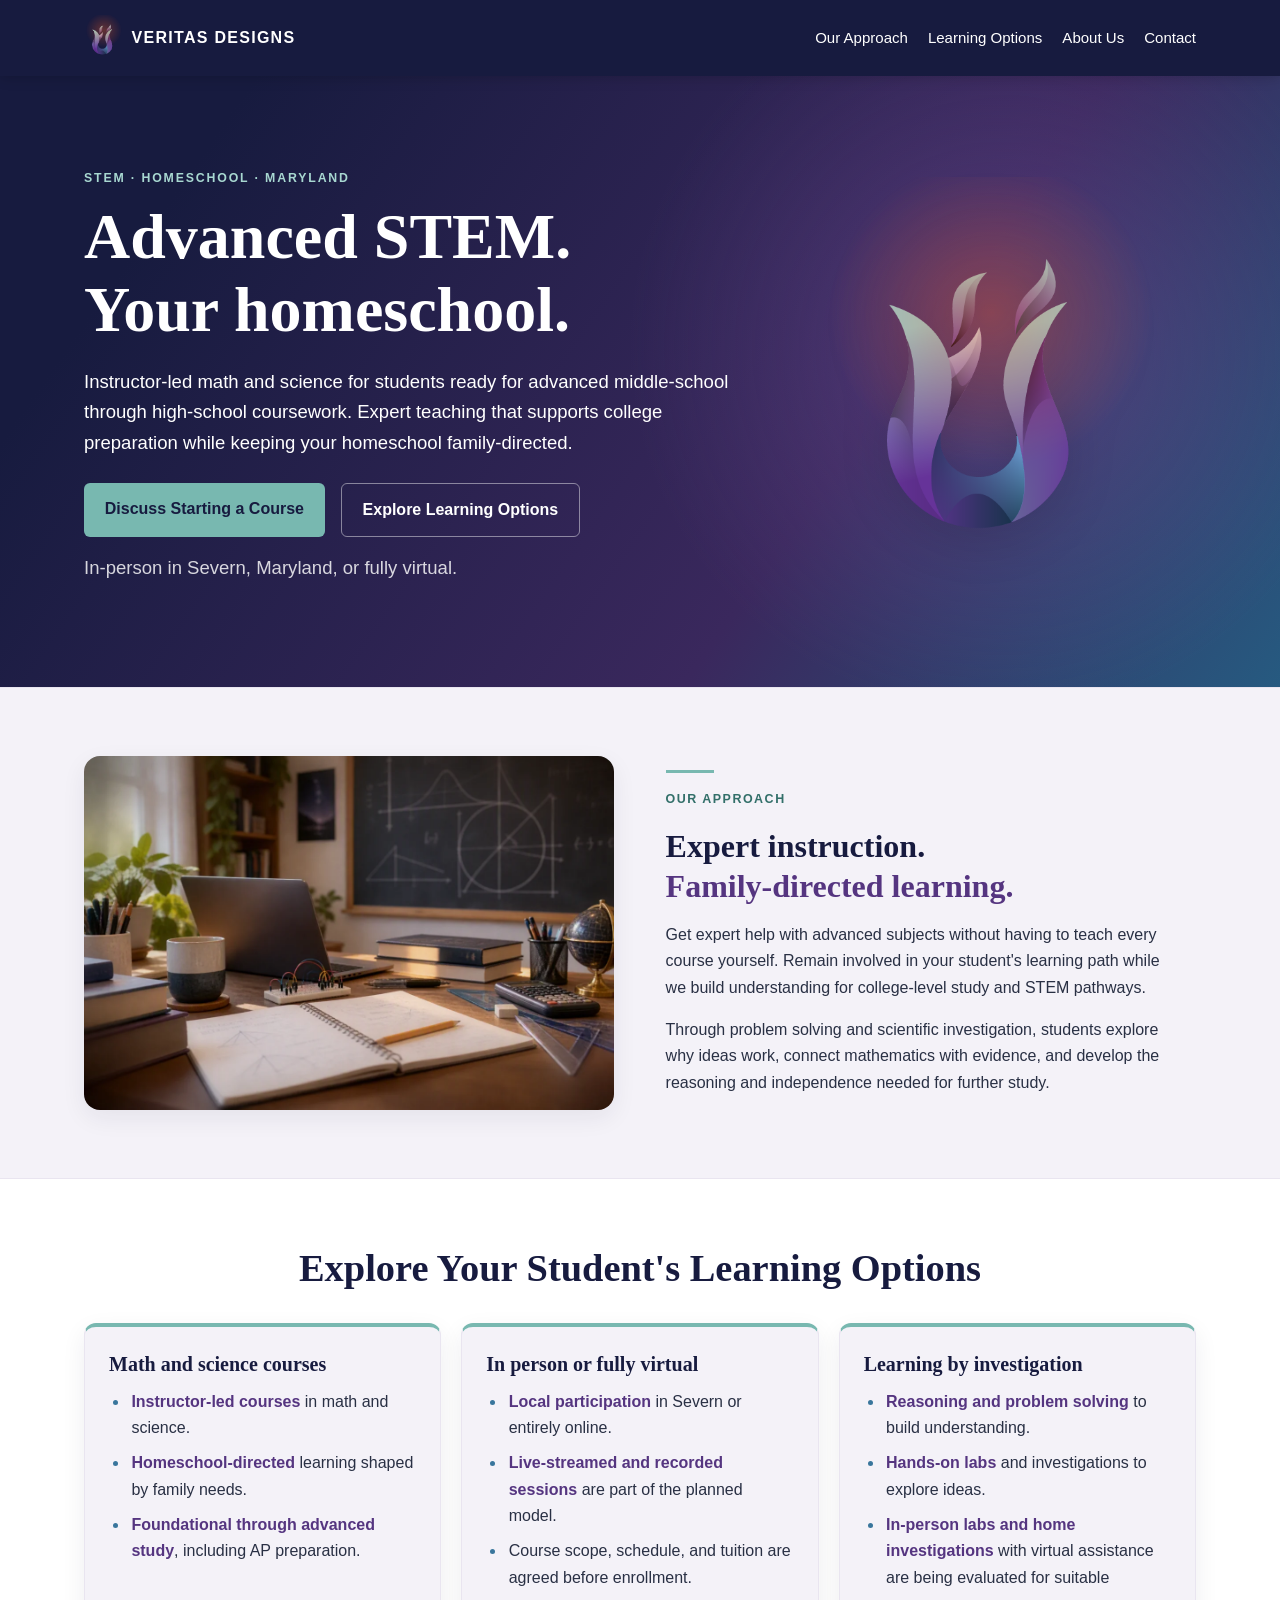
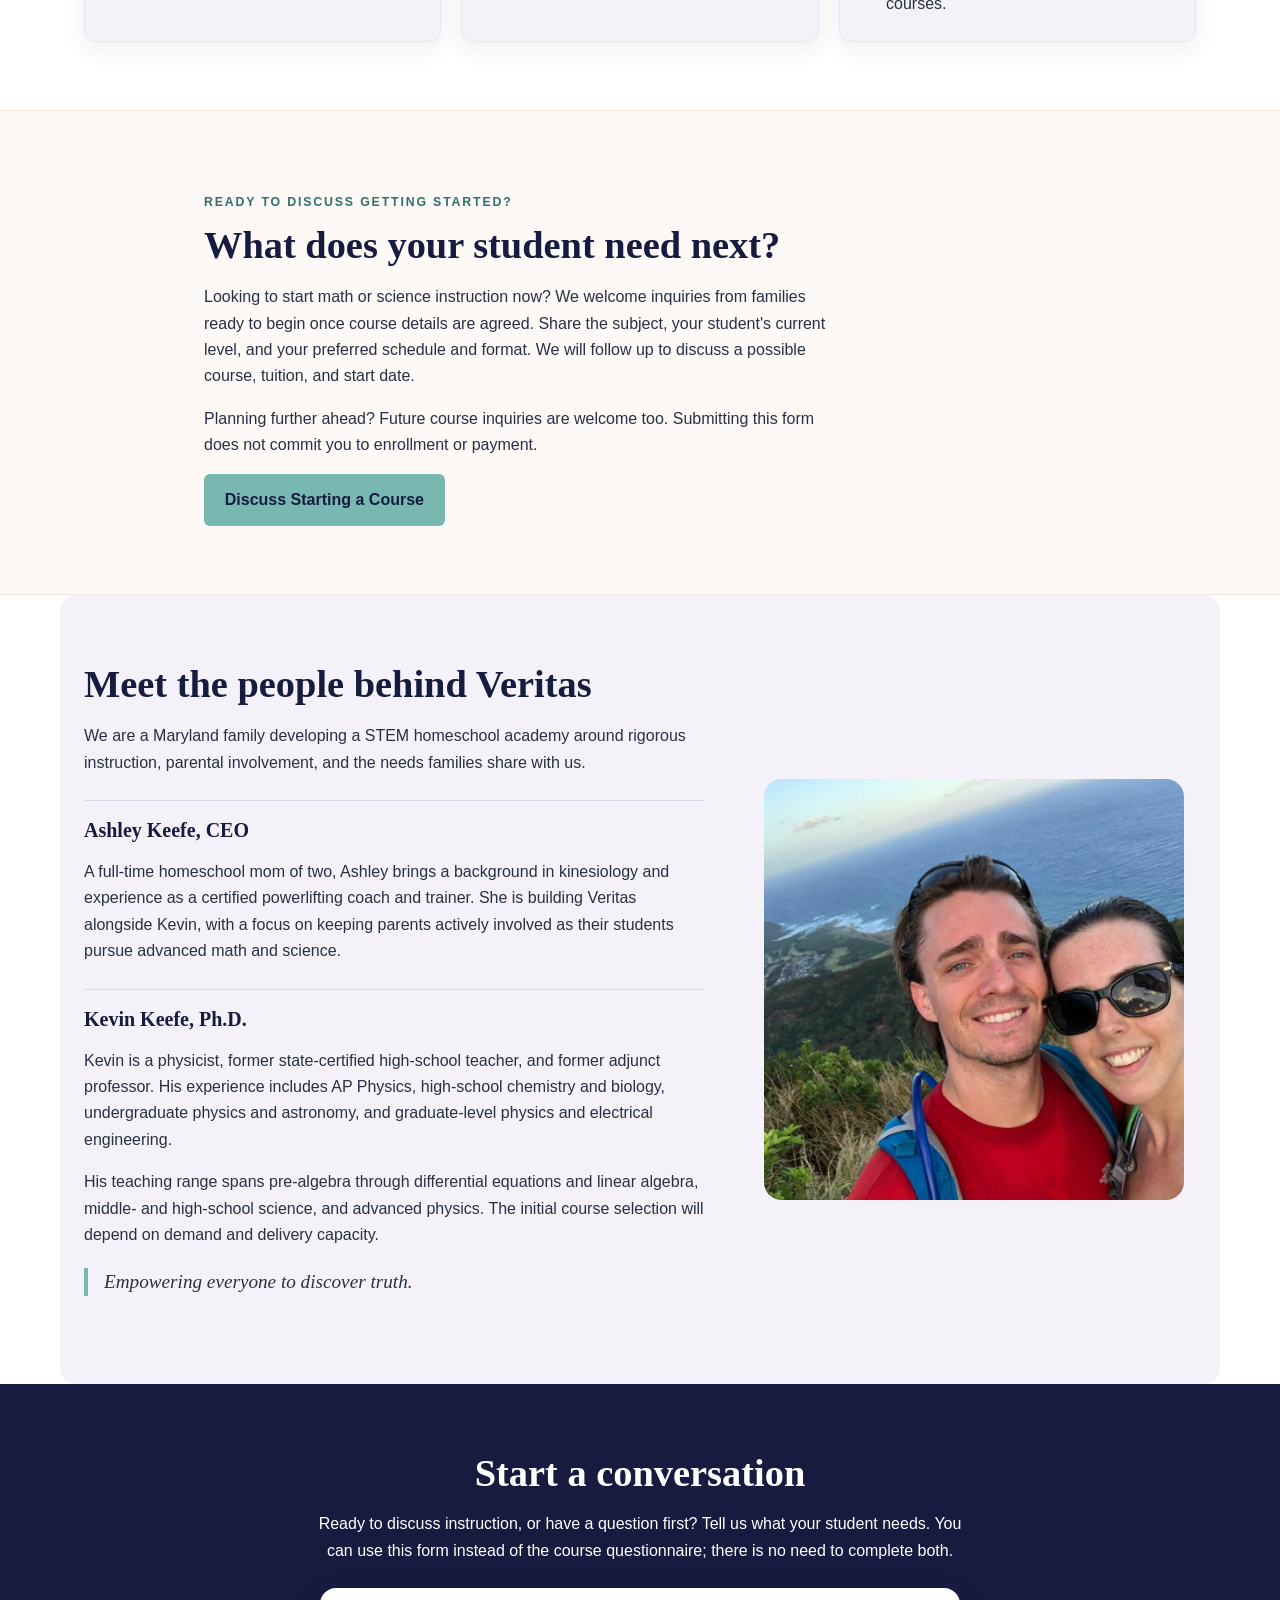
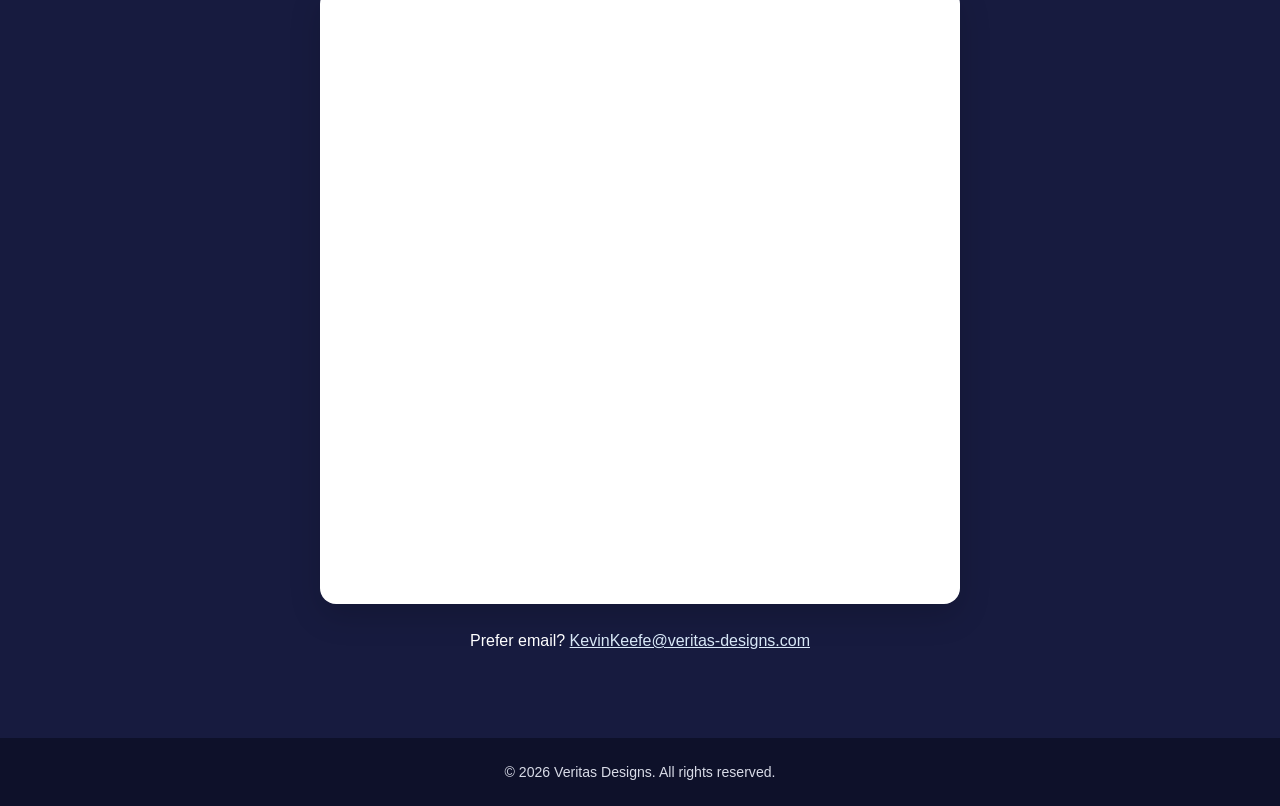
<file: index.html>
﻿<!DOCTYPE html>
<html lang="en">
  <head>
    <!-- Google tag (gtag.js) -->
    <script async src="https://www.googletagmanager.com/gtag/js?id=G-GMT11YTWMC"></script>
    <script>
      window.dataLayer = window.dataLayer || [];
      function gtag() { dataLayer.push(arguments); }
      gtag('js', new Date());
      gtag('config', 'G-GMT11YTWMC');
    </script>

    <!-- Google Tag Manager -->
    <script>
      (function (w, d, s, l, i) {
      w[l] = w[l] || [];
      w[l].push({ 'gtm.start': new Date().getTime(), event: 'gtm.js' });
      var f = d.getElementsByTagName(s)[0];
      var j = d.createElement(s);
      var dl = l !== 'dataLayer' ? '&l=' + l : '';
      j.async = true;
      j.src = 'https://www.googletagmanager.com/gtm.js?id=' + i + dl;
      f.parentNode.insertBefore(j, f);
      })(window, document, 'script', 'dataLayer', 'GTM-KDNDTB9P');
    </script>
    <!-- End Google Tag Manager -->

    <meta charset="utf-8" />
    <meta name="viewport" content="width=device-width, initial-scale=1" />
    <meta
    name="description"
    content="Math and science instruction for homeschool students, from advanced
    middle school through high school. Prepare for college in Severn, Maryland,
    or online."
    />
    <title>Homeschool Math &amp; Science | Middle &amp; High School | Veritas Designs</title>
    <link href="styles.css" rel="stylesheet" />

    <style>
      #about.about-team {
      display: grid;
      grid-template-columns: minmax(0, 1.4fr) minmax(0, 1fr);
      gap: clamp(1.5rem, 4vw, 3rem);
      align-items: center;
      }

      #about .about-copy { min-width: 0; }

      #about .team-photo {
      display: block;
      width: 100%;
      max-width: 420px;
      height: auto;
      border-radius: 18px;
      justify-self: center;
      }

      @media (max-width: 720px) {
      #about.about-team { grid-template-columns: 1fr; }
      #about .team-photo { max-width: 420px; }
      }

      .hero .hero-note { font-size: 0.95rem; margin-top: 1rem; }

      #project { scroll-margin-top: 6rem; }
      html { scroll-behavior: smooth; }

      @media (prefers-reduced-motion: reduce) {
      html { scroll-behavior: auto; }
      }
    </style>
  </head>
  <body>
    <!-- Google Tag Manager (noscript) -->
    <noscript>
      <iframe
      src="https://www.googletagmanager.com/ns.html?id=GTM-KDNDTB9P"
      height="0"
      width="0"
      style="display:none;visibility:hidden"
    ></iframe>
  </noscript>
  <!-- End Google Tag Manager (noscript) -->

  <header class="site-header">
    <nav class="nav-wrap" aria-label="Main navigation">
      <a class="brand" href="#top" aria-label="Veritas Designs, back to top">
        <img src="Dark_Logo.png" alt="" width="38" height="48" />
        <span>VERITAS DESIGNS</span>
      </a>
      <div class="nav-links">
        <a href="#approach">Our Approach</a>
        <a href="#services">Learning Options</a>
        <a href="#about">About Us</a>
        <a href="#contact">Contact</a>
      </div>
    </nav>
  </header>
  <main id="top">
    <section aria-labelledby="hero-title" class="hero">
      <div class="hero-inner">
        <div class="hero-copy">
          <p class="eyebrow">STEM · HOMESCHOOL · MARYLAND</p>
          <h1 id="hero-title">
            <span>Advanced STEM.</span>
            <span>Your homeschool.</span>
          </h1>
          <p>
            Instructor-led math and science for students ready for advanced middle-school
            through high-school coursework. Expert teaching that supports college
            preparation while keeping your homeschool family-directed.
          </p>
          <div class="hero-actions">
            <a class="button" href="#project">Discuss Starting a Course</a>
            <a class="button button-secondary" href="#services">Explore Learning Options</a>
          </div>
          <p class="hero-note">In-person in Severn, Maryland, or fully virtual.</p></div>
        <img alt="Veritas Designs flame logo" class="hero-logo" height="493" src="Dark_Logo.png" width="392"/>
      </div>
    </section>
    <section class="approach-band" id="approach" aria-labelledby="intro-title">
      <div class="section-wrap approach-inner">
        <img
        class="approach-photo"
        src="veritas-learning-workspace.webp"
        alt="Illustrative home STEM workspace with a laptop, notebook, electronics and chalkboard"
        width="1200"
        height="800"
        loading="lazy">
        <div class="approach-copy">
          <p class="approach-label">OUR APPROACH</p>
          <h2 id="intro-title">
            <span>Expert instruction.</span>
            <span>Family-directed learning.</span>
          </h2>
          <p>
            Get expert help with advanced subjects without having to teach every course
            yourself. Remain involved in your student's learning path while we build
            understanding for college-level study and STEM pathways.
          </p>
          <p>
            Through problem solving and scientific investigation, students explore why ideas
            work, connect mathematics with evidence, and develop the reasoning and
            independence needed for further study.
          </p>
        </div>
      </div>
    </section>

    <section aria-labelledby="services-title" class="section-wrap" id="services">

      <h2 id="services-title">Explore Your Student's Learning Options</h2>
      <div class="cards">
        <article class="card">
          <h3>Math and science courses</h3>
          <ul>
            <li><strong>Instructor-led courses</strong> in math and science.</li>
            <li><strong>Homeschool-directed</strong> learning shaped by family needs.</li>
            <li><strong>Foundational through advanced study</strong>, including AP preparation.</li>
          </ul>
        </article>
        <article class="card">
          <h3>In person or fully virtual</h3>
          <ul>
            <li><strong>Local participation</strong> in Severn or entirely online.</li>
            <li><strong>Live-streamed and recorded sessions</strong> are part of the planned model.</li>
            <li>Course scope, schedule, and tuition are agreed before enrollment.</li>
          </ul>
        </article>
        <article class="card">
          <h3>Learning by investigation</h3>
          <ul>
            <li><strong>Reasoning and problem solving</strong> to build understanding.</li>
            <li><strong>Hands-on labs</strong> and investigations to explore ideas.</li>
            <li><strong>In-person labs and home investigations</strong> with virtual assistance are being evaluated for suitable courses.</li>
          </ul>
        </article>
      </div>
    </section>
    <section aria-labelledby="project-title" class="project" id="project">
      <div class="section-wrap project-inner"><p class="eyebrow">READY TO DISCUSS GETTING STARTED?</p>
        <h2 id="project-title">What does your student need next?</h2>
        <p>

          Looking to start math or science instruction now? We welcome inquiries
          from families ready to begin once course details are agreed. Share
          the subject, your student's current level, and your preferred schedule
          and format. We will follow up to discuss a possible course, tuition,
          and start date.
        </p>
        <p>
          Planning further ahead? Future course inquiries are welcome too.
          Submitting this form does not commit you to enrollment or payment.
        </p>
        <a class="button" href="course-interest.html">Discuss Starting a Course</a>
      </div>
    </section>
    <section aria-labelledby="about-title" class="section-wrap about about-team" id="about">
      <div class="about-copy"><h2 id="about-title">Meet the people behind Veritas</h2>
        <p>We are a Maryland family developing a STEM homeschool academy around rigorous instruction, parental involvement, and the needs families share with us.</p>
        <article class="person-bio">
          <h3>Ashley Keefe, CEO</h3>
          <p>
            A full-time homeschool mom of two, Ashley brings a background in kinesiology and
            experience as a certified powerlifting coach and trainer. She is building
            Veritas alongside Kevin, with a focus on keeping parents actively involved as
            their students pursue advanced math and science.
          </p>
        </article>
        <article class="person-bio">
          <h3>Kevin Keefe, Ph.D.</h3>
          <p>
            Kevin is a physicist, former state-certified high-school teacher, and former
            adjunct professor. His experience includes AP Physics, high-school chemistry
            and biology, undergraduate physics and astronomy, and graduate-level physics
            and electrical engineering.
          </p>
          <p>
            His teaching range spans pre-algebra through differential equations and linear
            algebra, middle- and high-school science, and advanced physics. The initial
            course selection will depend on demand and delivery capacity.
          </p>
        </article>
        <p class="mission">Empowering everyone to discover truth.</p></div>
      <img alt="Two people outdoors with a coastal landscape in the background" class="team-photo" height="960" loading="lazy" src="team-photo.jpg" width="958"/>
    </section>
    <section aria-labelledby="contact-title" class="contact" id="contact"><div class="section-wrap contact-inner">
        <h2 id="contact-title">Start a conversation</h2>
        <p>
          Ready to discuss instruction, or have a question first? Tell us
          what your student needs. You can use this form instead of the
          course questionnaire; there is no need to complete both.
        </p>
        <div class="contact-form-wrap">
          <iframe data-tally-src="https://tally.so/embed/EkjeDN?alignLeft=1&amp;hideTitle=1&amp;transparentBackground=1&amp;dynamicHeight=1" height="566" loading="lazy" style="display: block; border: 0;" title="Veritas Designs contact form" width="100%">
          </iframe>
        </div>
        <p class="contact-email">
          Prefer email?
          <a href="mailto:KevinKeefe@veritas-designs.com">
            KevinKeefe@veritas-designs.com
          </a>
        </p>
      </div></section>
    <script>
      (function () {
      var d = document;
      var url = "https://tally.so/widgets/embed.js";

      function loadForms() {
      if (typeof Tally !== "undefined") {
      Tally.loadEmbeds();
      } else {
      d.querySelectorAll(
      "iframe[data-tally-src]:not([src])"
      ).forEach(function (frame) {
      frame.src = frame.dataset.tallySrc;
      });
      }
      }

      if (typeof Tally !== "undefined") {
      loadForms();
      } else if (!d.querySelector('script[src="' + url + '"]')) {
      var script = d.createElement("script");
      script.src = url;
      script.onload = loadForms;
      script.onerror = loadForms;
      d.body.appendChild(script);
      }
      })();
    </script>
  </main>
  <footer>&copy; 2026 Veritas Designs. All rights reserved.</footer>
</body>
</html>
</file>
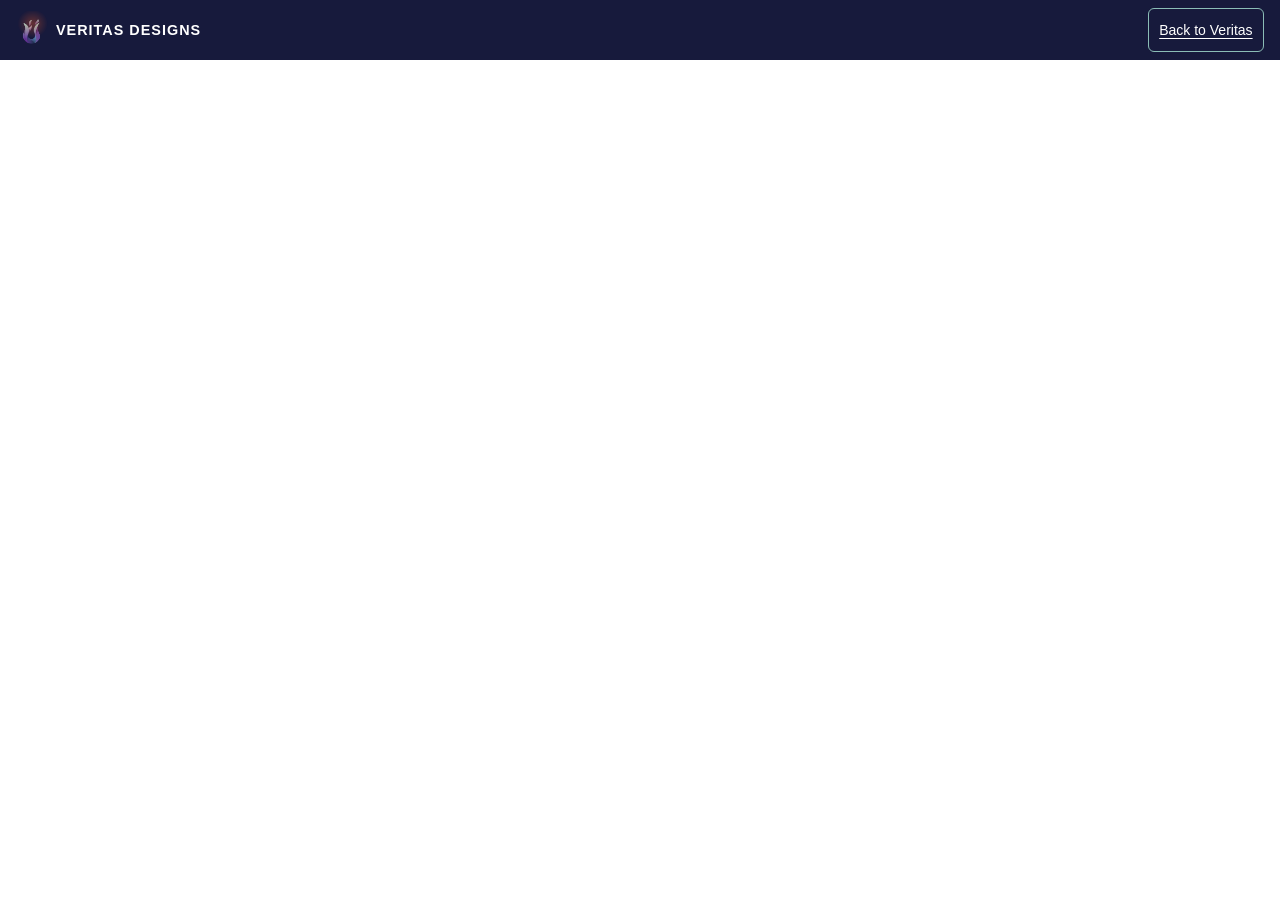
<file: course-interest.html>
<!DOCTYPE html>
<html lang="en">
<head>
  <meta charset="utf-8">
  <meta name="viewport" content="width=device-width, initial-scale=1, viewport-fit=cover">
  <meta name="robots" content="noindex">
  <title>Course Inquiry | Veritas Designs</title>
  <link rel="stylesheet" href="course-inquiry.css">
</head>
<body>
  <header class="inquiry-header">
    <a class="brand" href="index.html#project" aria-label="Veritas Designs, return to course information">
      <img src="Dark_Logo.png" width="32" height="40" alt="">
      <span>VERITAS DESIGNS</span>
    </a>
    <a class="back-link" href="index.html#project">Back to Veritas</a>
  </header>
  <main class="inquiry-main" aria-label="Course inquiry questionnaire">
    <iframe
      class="inquiry-frame"
      src="https://forms.cloud.microsoft/Pages/ResponsePage.aspx?id=vS-6yR8ROUSunF3g6T-K3Ko-bfYmUD9FiA7j6zIf7G5UM0o4RDdDNjlQOFpXSllMVUM3R1hSQlI2Wi4u&amp;embed=true"
      title="Veritas Designs course inquiry, hosted by Microsoft Forms"
    ></iframe>
  </main>
</body>
</html>
</file>
<file: styles.css>
/* Color palette and shared settings */
:root {
  --navy: #171b3f;
  --purple: #553580;
  --violet: #74529b;
  --blue: #39769c;
  --teal: #78b8b0;
  --cream: #fcf9f6;
  --light: #f4f2f8;
  --text: #293044;
  --white: #fff;
  --shadow: 0 8px 24px rgba(23, 27, 63, .07);
}

/* Base styles */
* {
  box-sizing: border-box;
}

html {
  scroll-behavior: smooth;
}

body {
  margin: 0;
  font: 1rem/1.65 Arial, Helvetica, sans-serif;
  color: var(--text);
  background: var(--white);
}

a {
  color: inherit;
}

a:focus-visible {
  outline: 3px solid var(--teal);
  outline-offset: 4px;
}

/* Header and navigation */
.site-header {
  position: sticky;
  top: 0;
  z-index: 10;
  background: var(--navy);
  box-shadow: 0 2px 12px rgba(0,0,0,.17);
}

.nav-wrap {
  max-width: 1160px;
  min-height: 76px;
  padding: .5rem 1.5rem;
  margin: auto;
  display: flex;
  justify-content: space-between;
  align-items: center;
  gap: 1.5rem;
}

.brand {
  display: inline-flex;
  align-items: center;
  gap: .6rem;
  color: var(--white);
  text-decoration: none;
  font-weight: 700;
  letter-spacing: .08em;
  white-space: nowrap;
}

.brand img {
  width: 38px;
  height: 48px;
  object-fit: contain;
}

.nav-links {
  display: flex;
  flex-wrap: wrap;
  gap: .4rem 1.25rem;
}

.nav-links a {
  color: var(--white);
  text-decoration: none;
  font-size: .94rem;
}

.nav-links a:hover {
  color: #a8d8d1;
}

/* Hero section */
.hero {
  color: var(--white);
  background: radial-gradient(circle at 78% 44%, rgba(115,82,155,.43), transparent 35%), linear-gradient(125deg, #171b3f 15%, #3a285d 65%, #265a80);
}

.hero-inner {
  max-width: 1160px;
  margin: auto;
  padding: 5rem 1.5rem;
  display: grid;
  grid-template-columns: 1.5fr .8fr;
  align-items: center;
  gap: 2rem;
}

.hero-logo {
  width: min(100%, 340px);
  height: auto;
  justify-self: center;
  transform: translateX(-1.5rem);
  filter: drop-shadow(0 12px 24px rgba(0,0,0,.12));
}

/* Headings and introductory labels */
.eyebrow {
  color: #a8d8d1;
  font-weight: 700;
  letter-spacing: .15em;
  font-size: .77rem;
}

h1, h2 {
  font-family: Georgia, "Times New Roman", serif;
  line-height: 1.14;
}

h1 {
  font-size: clamp(2.4rem, 5vw, 4.3rem);
  margin: .6rem 0 1.25rem;
}

h2 {
  color: var(--navy);
  font-size: clamp(1.9rem, 3vw, 2.5rem);
  margin: 0 0 1rem;
}

h3 {
  color: var(--purple);
  font: 700 1.25rem/1.3 Georgia, "Times New Roman", serif;
}

.hero-copy > p:not(.eyebrow) {
  max-width: 650px;
  font-size: 1.16rem;
  margin-bottom: 1.5rem;
}

.hero-actions {
  display: flex;
  flex-wrap: wrap;
  gap: .85rem 1rem;
  margin-bottom: 1rem;
}

.hero-note {
  margin: 0;
  font-size: .95rem;
  color: rgba(255,255,255,.82);
}

/* Buttons */
.button {
  display: inline-block;
  background: var(--teal);
  color: #171b3f;
  padding: .8rem 1.3rem;
  border-radius: 6px;
  text-decoration: none;
  font-weight: 700;
}

.button:hover {
  background: #98ccc5;
}

.button-secondary {
  background: transparent;
  color: var(--white);
  border: 1px solid rgba(255,255,255,.45);
}

.button-secondary:hover {
  background: rgba(255,255,255,.08);
}

/* Shared section layout */
.section-wrap {
  max-width: 1160px;
  margin: auto;
  padding: 4.25rem 1.5rem;
  scroll-margin-top: 86px;
}

.intro {
  text-align: center;
  max-width: 790px;
}

/* Service cards */
.cards {
  display: grid;
  grid-template-columns: repeat(3, minmax(0,1fr));
  gap: 1.25rem;
  margin-top: 2rem;
}

.card {
  background: var(--light);
  border: 1px solid #e9e5f0;
  border-top: 4px solid var(--teal);
  border-radius: 12px;
  padding: 1.5rem;
  box-shadow: var(--shadow);
  transition: background-color .2s ease;
}

.card:hover {
  background: var(--white);
}

.card h3 {
  color: var(--navy);
  margin: 0;
}

.card ul {
  margin: .75rem 0 0;
  padding-left: 1.25rem;
}

.card li {
  padding-left: .15rem;
}

.card li + li {
  margin-top: .55rem;
}

.card li::marker {
  color: var(--blue);
}

.card strong {
  color: var(--purple);
  font-weight: 700;
}

/* Current project */
.project {
  background: var(--cream);
  scroll-margin-top: 76px;
  border-top: 1px solid #efe6e0;
  border-bottom: 1px solid #efe6e0;
}

.project-inner {
  max-width: 920px;
}

.project-inner > p {
  max-width: 72ch;
}

.project .eyebrow {
  color: #326f69;
}

.text-link {
  color: #542c78;
  font-weight: 700;
  text-underline-offset: 4px;
}

/* About section */
.about {
  display: grid;
  grid-template-columns: 1fr 180px;
  gap: 3rem;
  align-items: center;
}

.about-team {
  background: var(--light);
  border-radius: 16px;
}

.about-logo {
  width: 180px;
  max-width: 100%;
  height: auto;
}

.mission {
  border-left: 4px solid var(--teal);
  padding-left: 1rem;
  font: italic 1.2rem/1.5 Georgia, "Times New Roman", serif;
}

.person-bio {
  border-top: 1px solid #ded8e9;
  margin-top: 1.5rem;
  padding-top: 1rem;
}

.person-bio h3 {
  color: var(--navy);
  margin: 0 0 .5rem;
}

.person-bio p:last-child {
  margin-bottom: 0;
}

/* Contact section */
.contact {
  background: var(--navy);
  color: var(--white);
  text-align: center;
  scroll-margin-top: 76px;
}

.contact-inner {
  max-width: 720px;
}

.contact h2 {
  color: var(--white);
}

.contact-form-wrap {
  max-width: 640px;
  margin: 24px auto;
  padding: clamp(1rem, 3vw, 1.5rem);
  background: var(--white);
  border: 1px solid rgba(255, 255, 255, .55);
  border-radius: 16px;
  box-shadow: 0 12px 32px rgba(0, 0, 0, .16);
}

.contact-email {
  overflow-wrap: anywhere;
}

.contact-email a {
  color: #d8e8f7;
}

/* Footer */
footer {
  padding: 1.4rem;
  background: #0e112a;
  color: #d8dbe7;
  text-align: center;
  font-size: .88rem;
}

/* Mobile and tablet layout */
@media (max-width: 760px) {
  .nav-wrap {
    flex-direction: column;
    gap: .2rem;
    padding: .6rem 1rem 1rem;
  }

  .nav-links {
    justify-content: center;
    gap: .3rem .9rem;
  }

  .nav-links a {
    font-size: .88rem;
  }

  .hero-inner {
    grid-template-columns: 1fr;
    text-align: center;
    padding: 3.5rem 1.25rem;
  }

  .hero-logo {
    width: 160px;
    grid-row: 1;
    transform: none;
  }

  .cards {
    grid-template-columns: 1fr;
  }

  .about {
    grid-template-columns: 1fr;
  }

  .about-logo {
    display: none;
  }

  .section-wrap {
    padding: 3.25rem 1.25rem;
    scroll-margin-top: 120px;
  }

  .project, .contact {
    scroll-margin-top: 120px;
  }

}

/* Reduced-motion accessibility */
@media (prefers-reduced-motion: reduce) {
  html {
    scroll-behavior: auto;
  }

}

#services-title {
  text-align: center;
}

#hero-title span {
  display: block;
}

#intro-title {
  text-align: center;
  font-size: clamp(1.35rem, 4vw, 2rem);
  line-height: 1.3;
}

#intro-title span {
  display: block;
}


/* Our approach: full-width band, image and educational philosophy. */
.approach-band {
  background: var(--light);
  border-top: 1px solid #e9e5f0;
  border-bottom: 1px solid #e9e5f0;
  scroll-margin-top: 86px;
}

.approach-inner {
  display: grid;
  grid-template-columns: minmax(0, 1fr) minmax(0, 1fr);
  gap: clamp(1.75rem, 4vw, 3.5rem);
  align-items: center;
}

.approach-photo {
  display: block;
  width: 100%;
  height: auto;
  aspect-ratio: 3 / 2;
  object-fit: cover;
  border-radius: 16px;
  box-shadow: var(--shadow);
}

.approach-copy {
  min-width: 0;
  text-align: left;
}

.approach-label {
  margin: 0 0 1rem;
  color: #326f69;
  font-size: 0.78rem;
  font-weight: 700;
  letter-spacing: 0.12em;
}

.approach-label::before {
  content: "";
  display: block;
  width: 3rem;
  height: 3px;
  margin-bottom: 1rem;
  background: var(--teal);
}

.approach-copy #intro-title {
  text-align: left;
  font-size: clamp(1.5rem, 2.6vw, 2rem);
  line-height: 1.25;
}

.approach-copy #intro-title span {
  display: block;
}

.approach-copy #intro-title span:last-child {
  color: var(--purple);
}

.approach-copy > p:not(.approach-label) {
  max-width: 58ch;
  margin: 1rem 0 0;
}

@media (max-width: 760px) {
  .approach-band {
    scroll-margin-top: 120px;
  }

  .approach-inner {
    grid-template-columns: 1fr;
  }
}

@media (max-width: 720px) {
  .site-header {
    position: static;
  }

  #project {
    scroll-margin-top: 1rem;
  }
}
</file>
<file: course-inquiry.css>
/* Standalone page: do not import the main website stylesheet. */
:root {
  color-scheme: light;
  font-family: Arial, Helvetica, sans-serif;
  background: #171a3c;
  color: #fff;
}
* { box-sizing: border-box; }
html, body { width: 100%; height: 100%; margin: 0; overflow: hidden; }
body {
  height: 100vh;
  height: 100dvh;
  display: flex;
  flex-direction: column;
}
.inquiry-header {
  flex: 0 0 auto;
  display: flex;
  align-items: center;
  justify-content: space-between;
  gap: .5rem 1rem;
  padding: .5rem 1rem;
  padding-top: max(.5rem, env(safe-area-inset-top));
  padding-left: max(1rem, env(safe-area-inset-left));
  padding-right: max(1rem, env(safe-area-inset-right));
}
.brand {
  display: inline-flex;
  align-items: center;
  gap: .5rem;
  min-height: 44px;
  color: #fff;
  text-decoration: none;
  font-weight: 700;
  font-size: .9rem;
  letter-spacing: .07em;
}
.brand img { display: block; width: 32px; height: 40px; object-fit: contain; }
.back-link {
  display: inline-flex;
  align-items: center;
  min-height: 44px;
  padding: .5rem .65rem;
  border: 1px solid #8bbdb6;
  border-radius: 6px;
  color: #fff;
  font-size: .875rem;
  text-underline-offset: .2em;
}
.back-link:hover { background: #2a3056; }
a:focus-visible { outline: 3px solid #a9e2d9; outline-offset: 3px; }
.inquiry-main {
  flex: 1 1 0;
  min-height: 0;
  min-width: 0;
  overflow: hidden;
  background: #fff;
  padding-bottom: env(safe-area-inset-bottom);
}
.inquiry-frame { display: block; width: 100%; height: 100%; border: 0; background: #fff; }
@media (max-width: 380px) {
  .inquiry-header { gap: .35rem; padding-left: .5rem; padding-right: .5rem; }
  .brand { font-size: .75rem; letter-spacing: .03em; gap: .3rem; }
  .brand img { width: 24px; height: 32px; }
  .back-link { font-size: .8rem; padding: .4rem; }
}
@media (max-width: 280px) {
  .inquiry-header { flex-wrap: wrap; }
}
</file>
